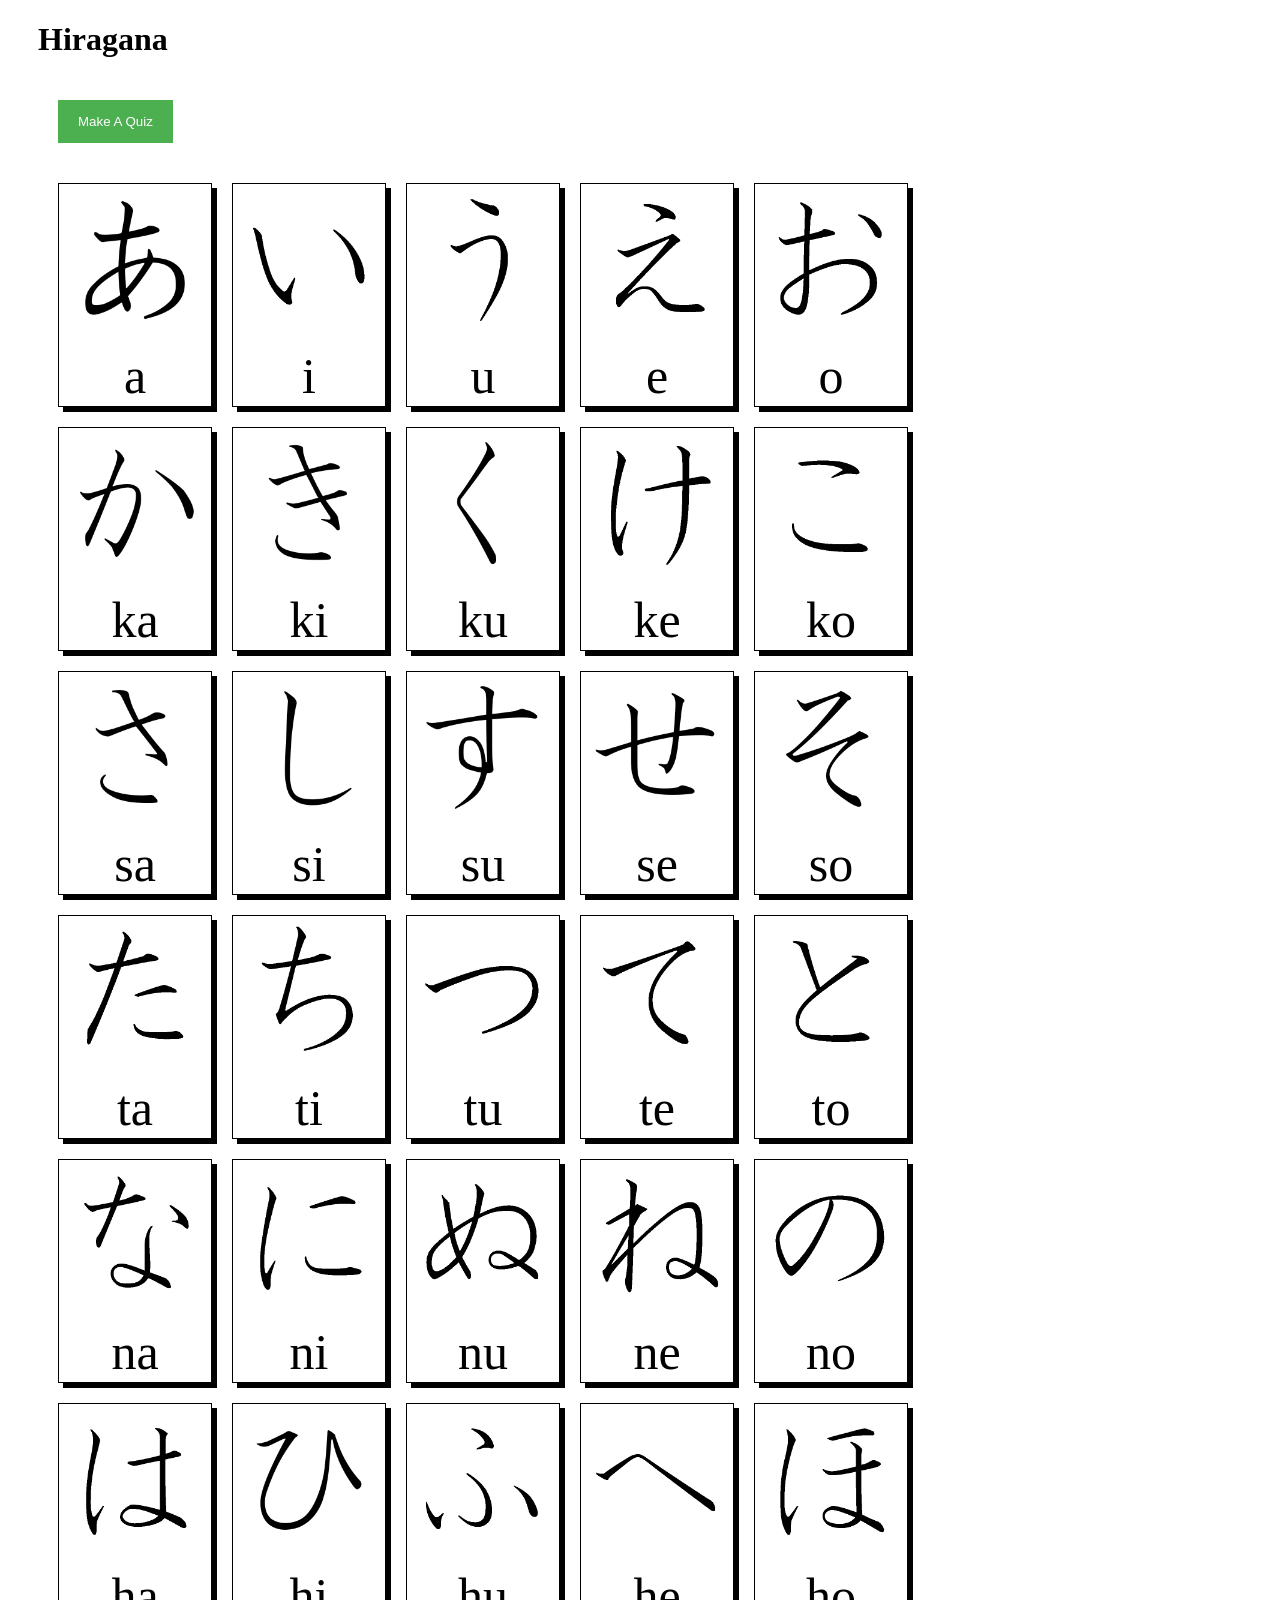
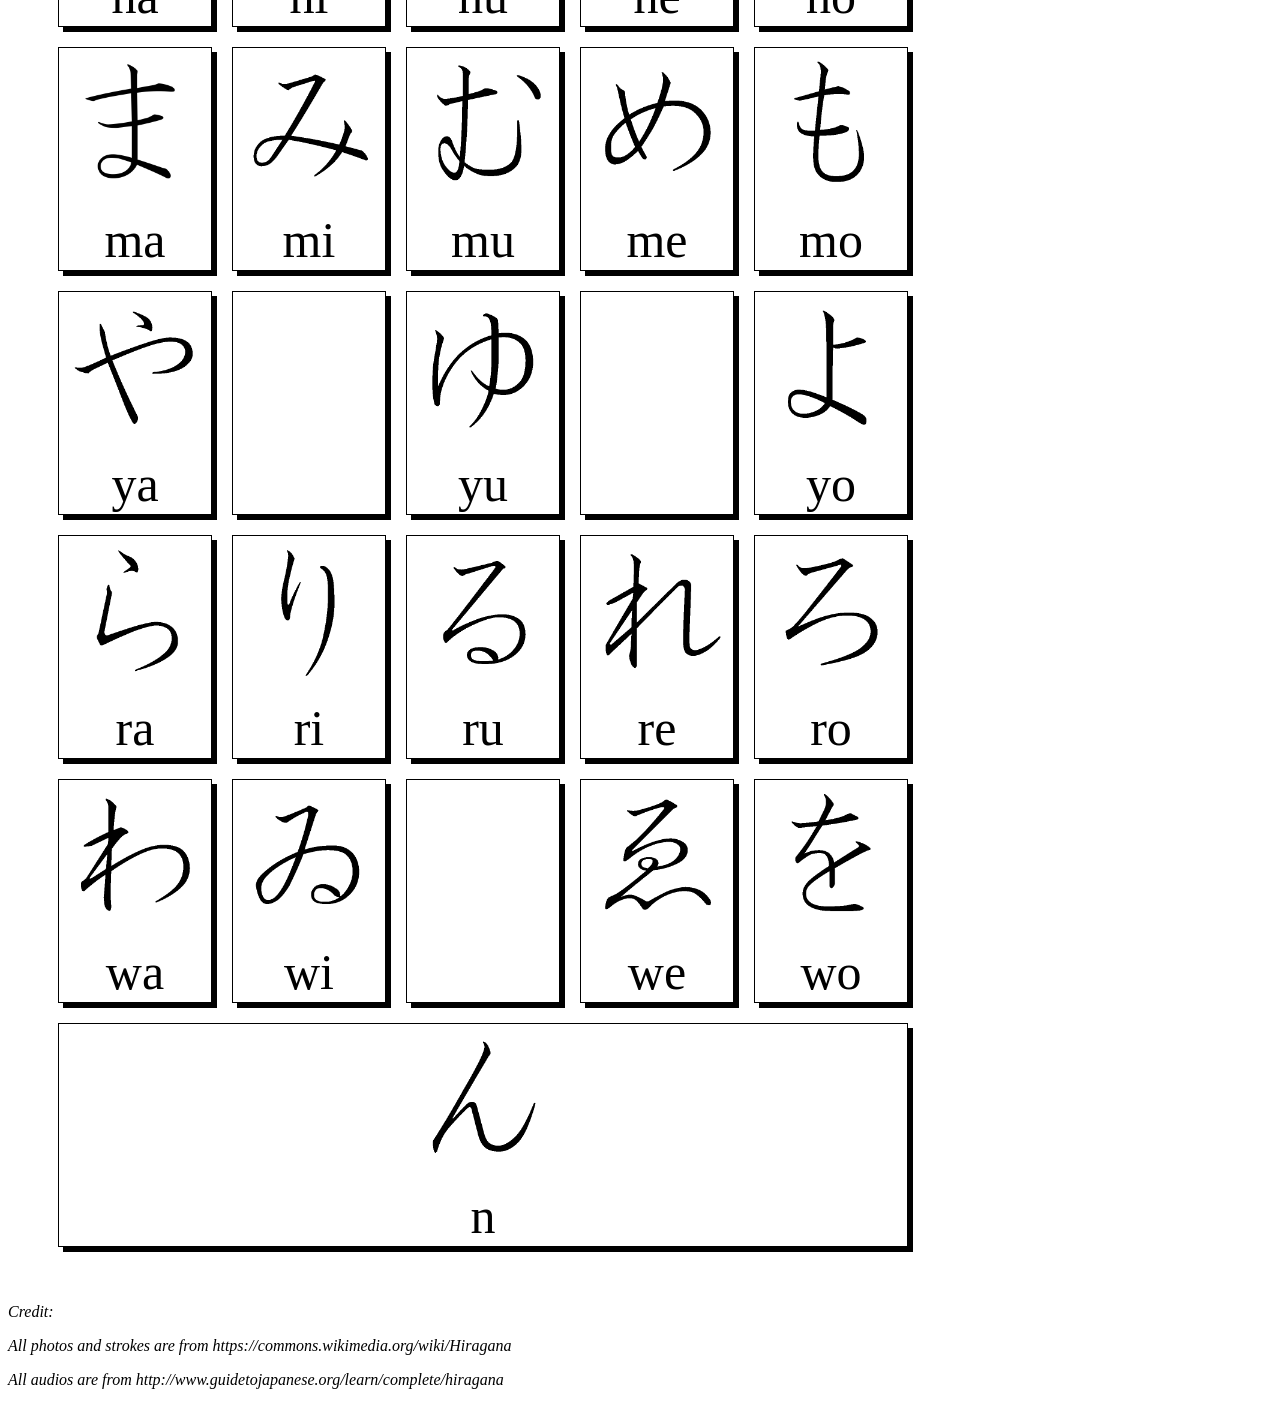
<file: learning Japanese website/front-end/index.html>
<!DOCTYPE html>
<html>
<head>
    <meta content="text/html;charset=utf-8" http-equiv="Content-Type">
    <meta content="utf-8" http-equiv="encoding">
    <title>Hiragana</title>
    <link rel="stylesheet" type="text/css" href="style.css">
    <script src="https://ajax.googleapis.com/ajax/libs/jquery/3.3.1/jquery.min.js"></script>
    <script src="index_functions.js"></script>
</head>

<body>

    <div id='body'>
    <h1>Hiragana</h1>
    <h2 id="quiz-message"></h2>

    <div id='submit-form'></div>

    <audio id="audio" src="images/sounds/a.mp3">
    </audio>

    <button id='change-mode-btn' onclick="change_mode()">Make A Quiz</button>
    <button id='done-selecting-btn' onclick="create_quiz()">Done selecting</button>

    <form id='hiragana_form' method='post' action='create_quiz.php'>
    <table cellspacing="20">
        <tr>
            <td id="a" class='char'>
                <img class='char-img' src="images/static_images/a.png">
                <p class='char-romaji'>a</p>
            </td>
            <td id="i" class='char'>
                <img class='char-img' src="images/static_images/i.png">
                <p class='char-romaji'>i</p>
            </td>
            <td id="u" class='char'>
                <img class='char-img' src="images/static_images/u.png">
                <p class='char-romaji'>u</p>
            </td>
            <td id="e" class='char'>
                <img class='char-img' src="images/static_images/e.png">
                <p class='char-romaji'>e</p>
            </td>
            <td id="o" class='char'>
                <img class='char-img' src="images/static_images/o.png">
                <p class='char-romaji'>o</p>
            </td>
        </tr>

        <tr>
            <td id="ka" class='char'>
                <img class='char-img' src="images/static_images/ka.png">
                <p class='char-romaji'>ka</p>
            </td>
            <td id="ki" class='char'>
                <img class='char-img' src="images/static_images/ki.png">
                <p class='char-romaji'>ki</p>
            </td>
            <td id="ku" class='char'>
                <img class='char-img' src="images/static_images/ku.png">
                <p class='char-romaji'>ku</p>
            </td>
            <td id="ke" class='char'>
                <img class='char-img' src="images/static_images/ke.png">
                <p class='char-romaji'>ke</p>
            </td>
            <td id="ko" class='char'>
                <img class='char-img' src="images/static_images/ko.png">
                <p class='char-romaji'>ko</p>
            </td>
        </tr>

        <tr>
            <td id="sa" class='char'>
                <img class='char-img' src="images/static_images/sa.png">
                <p class='char-romaji'>sa</p>
            </td>
            <td id="si" class='char'>
                <img class='char-img' src="images/static_images/si.png">
                <p class='char-romaji'>si</p>
            </td>
            <td id="su" class='char'>
                <img class='char-img' src="images/static_images/su.png">
                <p class='char-romaji'>su</p>
            </td>
            <td id="se" class='char'>
                <img class='char-img' src="images/static_images/se.png">
                <p class='char-romaji'>se</p>
            </td>
            <td id="so" class='char'>
                <img class='char-img' src="images/static_images/so.png">
                <p class='char-romaji'>so</p>
            </td>
        </tr>

        <tr>
            <td id="ta" class='char'>
                <img class='char-img' src="images/static_images/ta.png">
                <p class='char-romaji'>ta</p>
            </td>
            <td id="ti" class='char'>
                <img class='char-img' src="images/static_images/ti.png">
                <p class='char-romaji'>ti</p>
            </td>
            <td id="tu" class='char'>
                <img class='char-img' src="images/static_images/tu.png">
                <p class='char-romaji'>tu</p>
            </td>
            <td id="te" class='char'>
                <img class='char-img' src="images/static_images/te.png">
                <p class='char-romaji'>te</p>
            </td>
            <td id="to" class='char'>
                <img class='char-img' src="images/static_images/to.png">
                <p class='char-romaji'>to</p>
            </td>
        </tr>
        
        <tr>
            <td id="na" class='char'>
                <img class='char-img' src="images/static_images/na.png">
                <p class='char-romaji'>na</p>
            </td>
            <td id="ni" class='char'>
                <img class='char-img' src="images/static_images/ni.png">
                <p class='char-romaji'>ni</p>
            </td>
            <td id="nu" class='char'>
                <img class='char-img' src="images/static_images/nu.png">
                <p class='char-romaji'>nu</p>
            </td>
            <td id="ne" class='char'>
                <img class='char-img' src="images/static_images/ne.png">
                <p class='char-romaji'>ne</p>
            </td>
            <td id="no" class='char'>
                <img class='char-img' src="images/static_images/no.png">
                <p class='char-romaji'>no</p>
            </td>
        </tr>

        <tr>
            <td id="ha" class='char'>
                <img class='char-img' src="images/static_images/ha.png">
                <p class='char-romaji'>ha</p>
            </td>
            <td id="hi" class='char'>
                <img class='char-img' src="images/static_images/hi.png">
                <p class='char-romaji'>hi</p>
            </td>
            <td id="hu" class='char'>
                <img class='char-img' src="images/static_images/hu.png">
                <p class='char-romaji'>hu</p>
            </td>
            <td id="he" class='char'>
                <img class='char-img' src="images/static_images/he.png">
                <p class='char-romaji'>he</p>
            </td>
            <td id="ho" class='char'>
                <img class='char-img' src="images/static_images/ho.png">
                <p class='char-romaji'>ho</p>
            </td>
        </tr>

        <tr>
            <td id="ma" class='char'>
                <img class='char-img' src="images/static_images/ma.png">
                <p class='char-romaji'>ma</p>
            </td>
            <td id="mi" class='char'>
                <img class='char-img' src="images/static_images/mi.png">
                <p class='char-romaji'>mi</p>
            </td>
            <td id="mu" class='char'>
                <img class='char-img' src="images/static_images/mu.png">
                <p class='char-romaji'>mu</p>
            </td>
            <td id="me" class='char'>
                <img class='char-img' src="images/static_images/me.png">
                <p class='char-romaji'>me</p>
            </td>
            <td id="mo" class='char'>
                <img class='char-img' src="images/static_images/mo.png">
                <p class='char-romaji'>mo</p>
            </td>
        </tr>

        <tr>
            <td id="ya" class='char'>
                <img class='char-img' src="images/static_images/ya.png">
                <p class='char-romaji'>ya</p>
            </td>
            <td id="wh" class='char'>
                <img class='char-img' src="images/static_images/white.jpg">
                <p class='char-romaji'></p>
            </td>
            <td id="yu" class='char'>
                <img class='char-img' src="images/static_images/yu.png">
                <p class='char-romaji'>yu</p>
            </td>
            <td id="wh" class='char'>
                <img class='char-img' src="images/static_images/white.jpg">
                <p class='char-romaji'></p>
            </td>
            <td id="yo" class='char'>
                <img class='char-img' src="images/static_images/yo.png">
                <p class='char-romaji'>yo</p>
            </td>
        </tr>

        <tr>
            <td id="ra" class='char'>
                <img class='char-img' src="images/static_images/ra.png">
                <p class='char-romaji'>ra</p>
            </td>
            <td id="ri" class='char'>
                <img class='char-img' src="images/static_images/ri.png">
                <p class='char-romaji'>ri</p>
            </td>
            <td id="ru" class='char'>
                <img class='char-img' src="images/static_images/ru.png">
                <p class='char-romaji'>ru</p>
            </td>
            <td id="re" class='char'>
                <img class='char-img' src="images/static_images/re.png">
                <p class='char-romaji'>re</p>
            </td>
            <td id="ro" class='char'>
                <img class='char-img' src="images/static_images/ro.png">
                <p class='char-romaji'>ro</p>
            </td>
        </tr>

        <tr>
            <td id="wa" class='char'>
                <img class='char-img' src="images/static_images/wa.png">
                <p class='char-romaji'>wa</p>
            </td>
            <td id="wi" class='char'>
                <img class='char-img' src="images/static_images/wi.png">
                <p class='char-romaji'>wi</p>
            </td>
            <td id="wh" class='char'>
                <img class='char-img' src="images/static_images/white.jpg">
                <p class='char-romaji'></p>
            </td>
            <td id="we" class='char'>
                <img class='char-img' src="images/static_images/we.png">
                <p class='char-romaji'>we</p>
            </td>
            <td id="wo" class='char'>
                <img class='char-img' src="images/static_images/wo.png">
                <p class='char-romaji'>wo</p>
            </td>
        </tr>
            <td id="n" class='char' colspan="5">
                <img class='char-img' src="images/static_images/n.png">
                <p class='char-romaji'>n</p>
            </td>
        <tr>

        </tr>

    </table>
    </form>

</div>

<div id="credit">
    <p>Credit:</p>
    <p>All photos and strokes are from https://commons.wikimedia.org/wiki/Hiragana</p>
    <p>All audios are from http://www.guidetojapanese.org/learn/complete/hiragana</p>
</div>
    
</body>
</html>
</file>
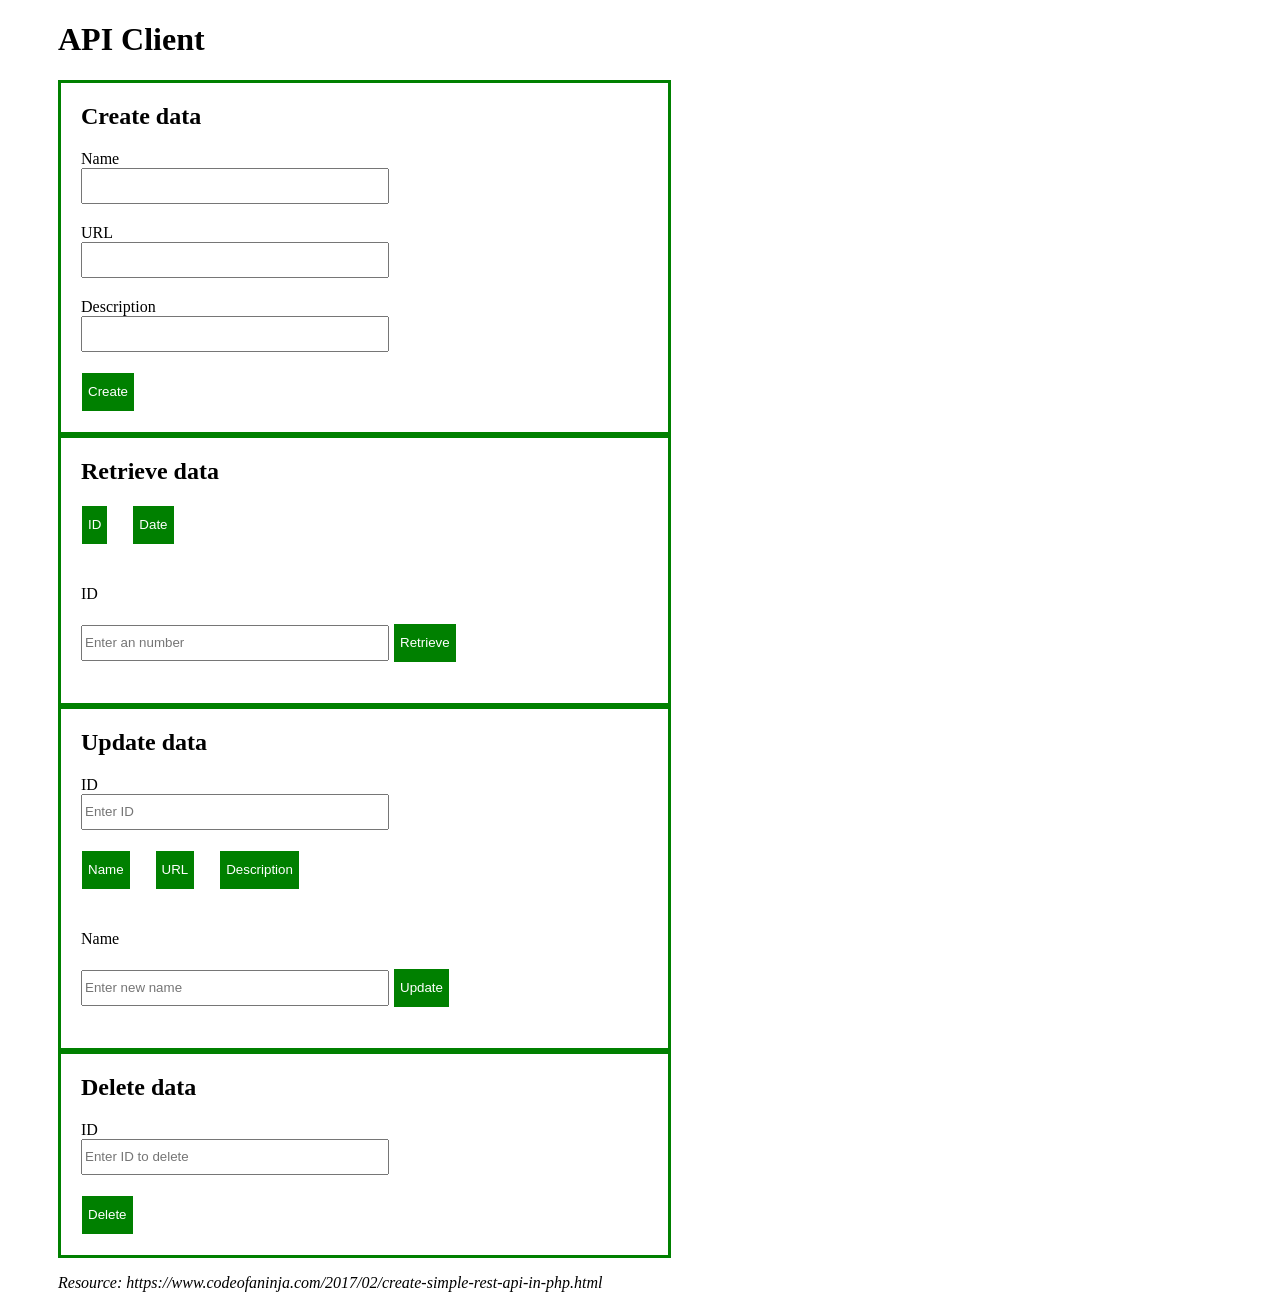
<file: RESTful API CRUD/client/index.html>
<!DOCTYPE html>
<html>
<head>
    <meta charset='utf-8'>
    <meta http-equiv='X-UA-Compatible' content='IE=edge'>
    <title>API Client Web</title>
    <meta name='viewport' content='width=device-width, initial-scale=1'>
    <link rel='stylesheet' type='text/css' media='screen' href='main.css'>
    <script type = "text/javascript" 
         src = "https://ajax.googleapis.com/ajax/libs/jquery/2.1.3/jquery.min.js">
    </script>
    <script src='main.js'></script>

</head>
<body>
    <div id='demo'></div>

    <div id='main'>
        <h1>API Client</h1>

        <div id='create' class='crud-part'>
            <h2>Create data</h2>
            <div id='create-message' class='message'></div>

            <div class='input-element'>
                <label>Name</label><br>
                <input name='create-name' required>
            </div>

            <div class='input-element'>
                <label>URL</label><br>
                <input name='create-url' required>
            </div>

            <div class='input-element'>
                <label>Description</label><br>
                <input name='create-desc' required>
            </div>

            <button id='create-btn'>Create</button>
        </div>

        <div id='retrieve' class='crud-part'>
            <h2>Retrieve data</h2>

            <button id='show-retrieve-id-btn'>ID</button>
            <button id='show-retrieve-date-btn'>Date</button>
            
            <div id='retrieve-date' class='input-element'>
                <label>Date</label><br>
                <input type=text name='retrieve-date' placeholder='yyyy-mm-dd'>
                <button id='retrieve-date-btn'>Retrieve</button>
            </div>

            <div id='retrieve-id' class='input-element'>
                <label>ID</label><br>
                <input type=text name='retrieve-id' placeholder='Enter an number'>
                <button id='retrieve-id-btn'>Retrieve</button>
            </div>

            <div id='retrieve-message' class='message'></div>
        </div>

        <div id='update' class='crud-part'>
            <h2>Update data</h2>
            <div id='update-message' class='message'></div>

            <div class='input-element'>
                <label>ID</label><br>
                <input name='update-id' placeholder='Enter ID' required>
            </div>

            <button id='show-update-name-btn'>Name</button>
            <button id='show-update-url-btn'>URL</button>
            <button id='show-update-desc-btn'>Description</button>

            <div id='update-name' class='input-element'>
                <label>Name</label><br>
                <input name='update-name' placeholder='Enter new name'>
                <button id='update-name-btn'>Update</button>
            </div>

            <div id='update-url' class='input-element'>
                <label>URL</label><br>
                <input type=text name='update-url' placeholder='Enter new URL'>
                <button id='update-url-btn'>Update</button>
            </div>

            <div id='update-desc' class='input-element'>
                <label>Description</label><br>
                <input type=text name='update-desc' placeholder='Enter new description'>
                <button id='update-desc-btn'>Update</button>
            </div>
        </div>

        <div id='update' class='crud-part'>
            <h2>Delete data</h2>
            <div id='delete-message' class='message'></div>

            <div class='input-element'>
                <label>ID</label><br>
                <input name='delete-id' placeholder='Enter ID to delete' required>
            </div>
            <button id='delete-btn'>Delete</button>
        </div>

        <div id='resource'>
            <p>Resource: https://www.codeofaninja.com/2017/02/create-simple-rest-api-in-php.html</p>
        </div>

    </div>

</body>
</html>
</file>
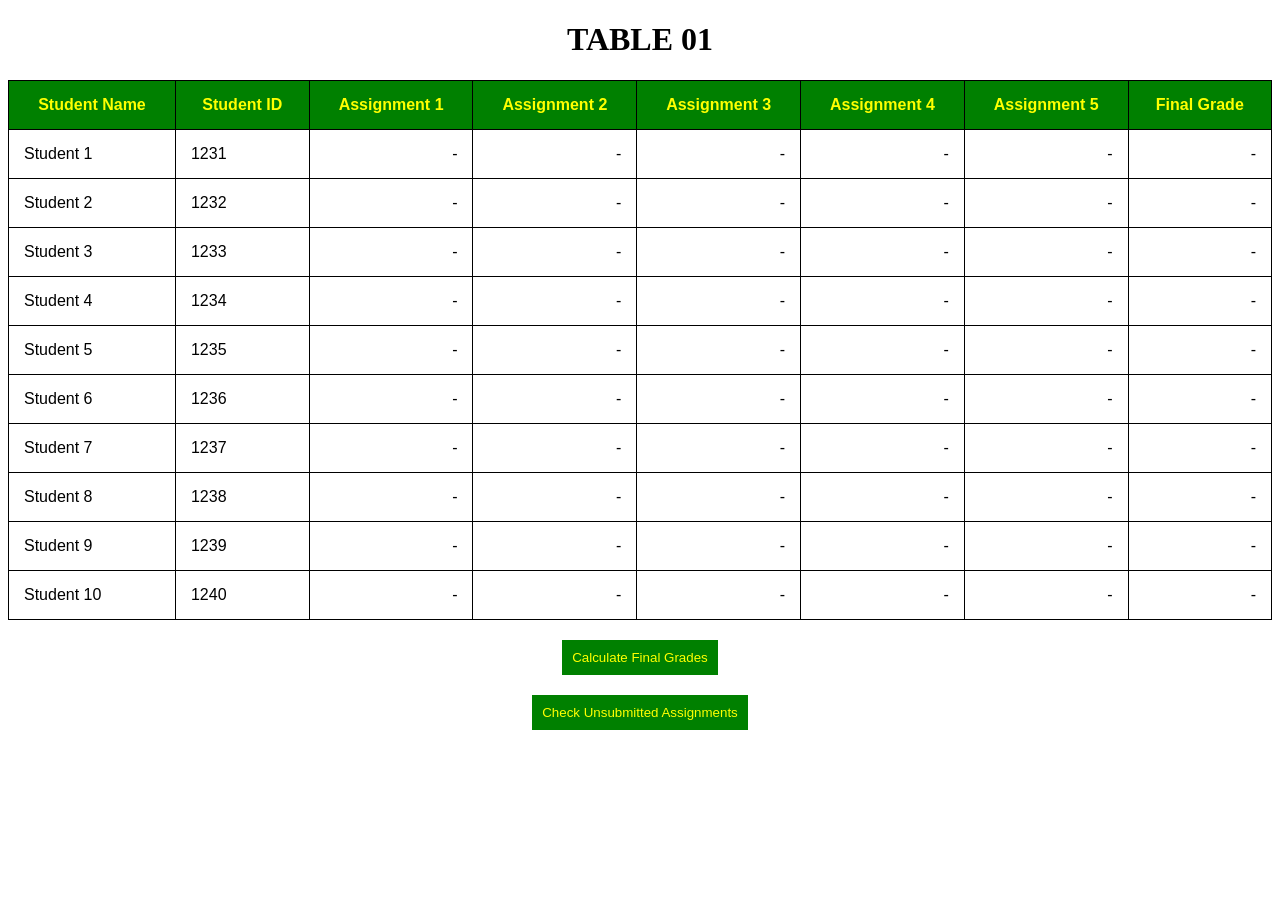
<file: 01 JS table/table_01.html>
<!DOCTYPE html>
<html>

    <head>
		<link rel="stylesheet" type="text/css" href="table_01.css">
		<script src="table_01.js"></script>
    </head>

    <body>

        <h1>TABLE 01</h1>

        <table id="table">

            <tr>
                <th class="center-align" contenteditable="false">Student Name</th>
                <th class="center-align" contenteditable="false">Student ID</th>
                <th class="center-align" contenteditable="false">Assignment 1</th>
                <th class="center-align" contenteditable="false">Assignment 2</th>
                <th class="center-align" contenteditable="false">Assignment 3</th>
                <th class="center-align" contenteditable="false">Assignment 4</th>
                <th class="center-align" contenteditable="false">Assignment 5</th>
                <th class="center-align" contenteditable="false">Final Grade</th>
            </tr>

            <tr>
                <td class="left-align" contenteditable="false">Student 1</td>
                <td class="left-align" contenteditable="false">1231</td>
                <td class="right-align" contenteditable="true">-</td>
                <td class="right-align" contenteditable="true">-</td>
                <td class="right-align" contenteditable="true">-</td>
                <td class="right-align" contenteditable="true">-</td>
                <td class="right-align" contenteditable="true">-</td>
                <td class="right-align" contenteditable="false">-</td>
            </tr>

            <tr>
                <td class="left-align" contenteditable="false">Student 2</td>
                <td class="left-align" contenteditable="false">1232</td>
                <td class="right-align" contenteditable="true">-</td>
                <td class="right-align" contenteditable="true">-</td>
                <td class="right-align" contenteditable="true">-</td>
                <td class="right-align" contenteditable="true">-</td>
                <td class="right-align" contenteditable="true">-</td>
                <td class="right-align" contenteditable="false">-</td>
            </tr>

            <tr>
                <td class="left-align" contenteditable="false">Student 3</td>
                <td class="left-align" contenteditable="false">1233</td>
                <td class="right-align" contenteditable="true">-</td>
                <td class="right-align" contenteditable="true">-</td>
                <td class="right-align" contenteditable="true">-</td>
                <td class="right-align" contenteditable="true">-</td>
                <td class="right-align" contenteditable="true">-</td>
                <td class="right-align" contenteditable="false">-</td>
            </tr>

            <tr>
                <td class="left-align" contenteditable="false">Student 4</td>
                <td class="left-align" contenteditable="false">1234</td>
                <td class="right-align" contenteditable="true">-</td>
                <td class="right-align" contenteditable="true">-</td>
                <td class="right-align" contenteditable="true">-</td>
                <td class="right-align" contenteditable="true">-</td>
                <td class="right-align" contenteditable="true">-</td>
                <td class="right-align" contenteditable="false">-</td>
            </tr>

            <tr>
                <td class="left-align" contenteditable="false">Student 5</td>
                <td class="left-align" contenteditable="false">1235</td>
                <td class="right-align" contenteditable="true">-</td>
                <td class="right-align" contenteditable="true">-</td>
                <td class="right-align" contenteditable="true">-</td>
                <td class="right-align" contenteditable="true">-</td>
                <td class="right-align" contenteditable="true">-</td>
                <td class="right-align" contenteditable="false">-</td>
            </tr>

            <tr>
                <td class="left-align" contenteditable="false">Student 6</td>
                <td class="left-align" contenteditable="false">1236</td>
                <td class="right-align" contenteditable="true">-</td>
                <td class="right-align" contenteditable="true">-</td>
                <td class="right-align" contenteditable="true">-</td>
                <td class="right-align" contenteditable="true">-</td>
                <td class="right-align" contenteditable="true">-</td>
                <td class="right-align" contenteditable="false">-</td>
            </tr>

            <tr>
                <td class="left-align" contenteditable="false">Student 7</td>
                <td class="left-align" contenteditable="false">1237</td>
                <td class="right-align" contenteditable="true">-</td>
                <td class="right-align" contenteditable="true">-</td>
                <td class="right-align" contenteditable="true">-</td>
                <td class="right-align" contenteditable="true">-</td>
                <td class="right-align" contenteditable="true">-</td>
                <td class="right-align" contenteditable="false">-</td>
            </tr>

            <tr>
                <td class="left-align" contenteditable="false">Student 8</td>
                <td class="left-align" contenteditable="false">1238</td>
                <td class="right-align" contenteditable="true">-</td>
                <td class="right-align" contenteditable="true">-</td>
                <td class="right-align" contenteditable="true">-</td>
                <td class="right-align" contenteditable="true">-</td>
                <td class="right-align" contenteditable="true">-</td>
                <td class="right-align" contenteditable="false">-</td>
            </tr>

            <tr>
                <td class="left-align" contenteditable="false">Student 9</td>
                <td class="left-align" contenteditable="false">1239</td>
                <td class="right-align" contenteditable="true">-</td>
                <td class="right-align" contenteditable="true">-</td>
                <td class="right-align" contenteditable="true">-</td>
                <td class="right-align" contenteditable="true">-</td>
                <td class="right-align" contenteditable="true">-</td>
                <td class="right-align" contenteditable="false">-</td>
            </tr>

            <tr>
                <td class="left-align" contenteditable="false">Student 10</td>
                <td class="left-align" contenteditable="false">1240</td>
                <td class="right-align" contenteditable="true">-</td>
                <td class="right-align" contenteditable="true">-</td>
                <td class="right-align" contenteditable="true">-</td>
                <td class="right-align" contenteditable="true">-</td>
                <td class="right-align" contenteditable="true">-</td>
                <td class="right-align" contenteditable="false">-</td>
            </tr>

        </table>

        <button onclick="finalGrade()" type="button">Calculate Final Grades</button>

        <!-- //extra credit: number 2 -->
        <button onclick="unSubmittedAssignment()">Check Unsubmitted Assignments</button>
        <p id="unsubmittedReport"></p>
    </body>

</html>
</file>
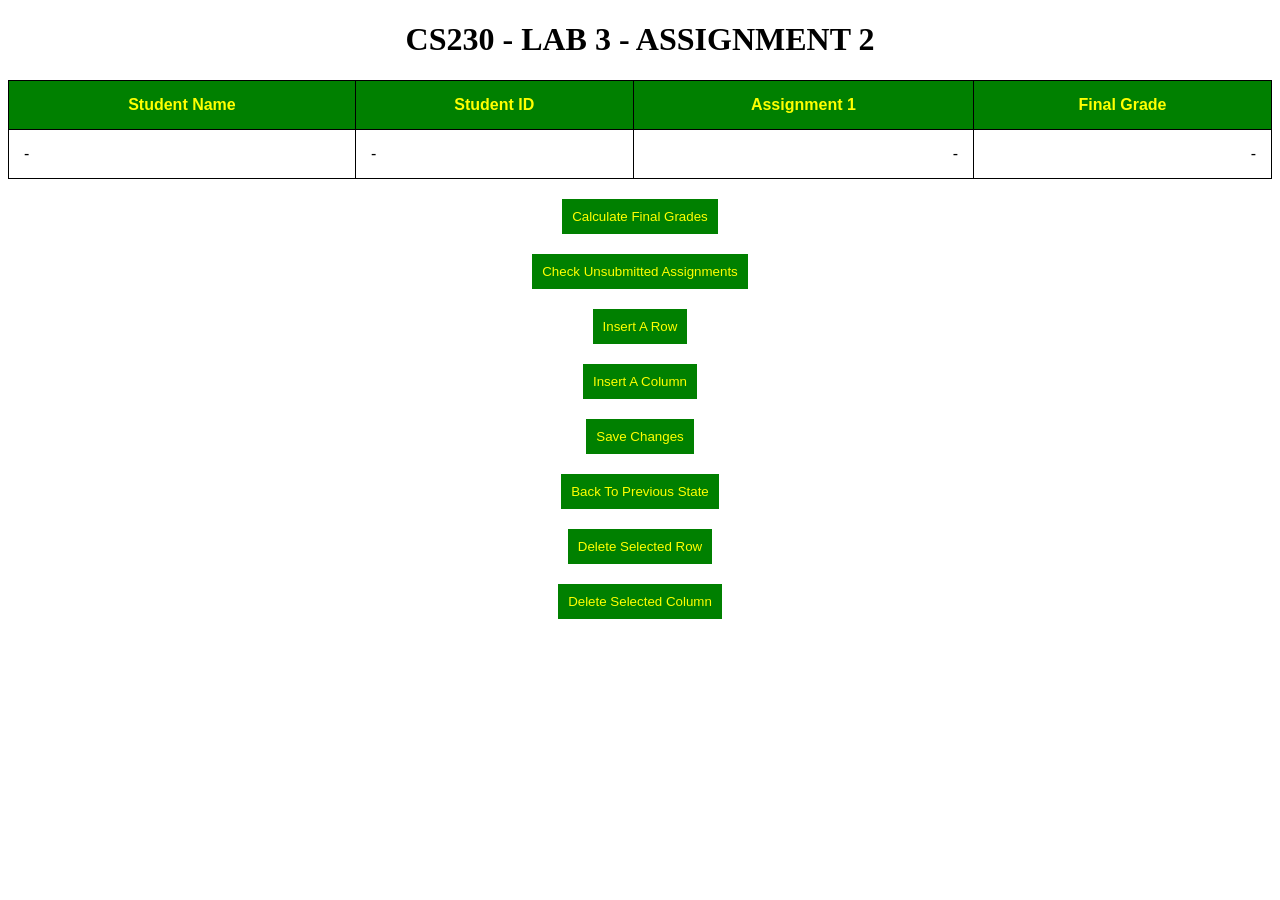
<file: 02 JS table/table_02.html>
<!DOCTYPE html>
<html>

    <head>
		<link rel="stylesheet" type="text/css" href="table_02.css">
		<script src="table_02.js"></script>
    </head>

    <body>

        <h1>CS230 - LAB 3 - ASSIGNMENT 2</h1>

        <table id="table">

            <tr>
                <th class="center-align" contenteditable="false" onclick="selectTheColumn(0)">Student Name</th>
                <th class="center-align" contenteditable="false" onclick="selectTheColumn(1)">Student ID</th>
                <th class="center-align" contenteditable="false" onclick="selectTheColumn(2)">Assignment 1</th>
                <th class="center-align" contenteditable="false">Final Grade</th>
            </tr>

            <tr onclick="selectTheRow(this)">
                <td class="left-align" contenteditable="true">-</td>
                <td class="left-align" contenteditable="true">-</td>
                <td class="right-align" contenteditable="true" onkeyup="finalGrade()">-</td>
                <td class="right-align" contenteditable="false">-</td>
            </tr>



        </table>

        <button onclick="finalGrade()">Calculate Final Grades</button>

        <!-- //extra credit: number 2 -->
        <button onclick="unSubmittedAssignment()">Check Unsubmitted Assignments</button>
        <p id="unsubmittedReport"></p>

        <!-- Assignment 2 LAB 4 -->
        <button onclick="insertARow()">Insert A Row</button>
        <button onclick="insertAColumn()">Insert A Column</button>

        <button onclick="saveChanges()">Save Changes</button>
        <button onclick="undoTable()">Back To Previous State</button>

        <!-- Extra credit -->
        <button onclick="deleteRow()">Delete Selected Row</button>
        <button onclick="deleteColumn()">Delete Selected Column</button>
    </body>

</html>
</file>
<file: learning Japanese website/front-end/style.css>
#body {
    margin: auto 30px;
}

.char-img {
    width: 150px;
}

.char-romaji {
    margin: 0;
}

.char {
    text-align: center;
    border: 1px solid;
    box-shadow: 5px 5px;
    margin-left: 20px;
    margin-right: 20px;
    font-size: 50px;
}

#sound {
    display: none;
}

.kana-image {
    width: 40px;   
    border: 3px solid black;
    margin-left: 10px; 
    margin-top: 10px; 
}

#create-quiz-btn {
    display: none;
}

#quiz-message {
    border: 2px green solid;
    padding: 20px;
    text-align: center;
    display: none;
}

#done-selecting-btn {
    display: none;
}

.question-title {
    font-weight: 700;
    font-size: 30px;
}

#hiragana-quiz {
    color: white;
    font-size: 40px;
    background: green;
    text-align: center;
    margin: auto;
    padding: 20px 10px;
}

#result, #after-form {
    font-size: 30px;
    border: 5px solid#4CAF50;
    text-align: left;
    margin: 30px;
    padding: 20px 10px;
    display: none;
}

#change-mode-btn, #done-selecting-btn, .btn {
    background-color: #4CAF50;
    color: white;
    padding: 14px 20px;
    margin: 20px;
    border: none;
    cursor: pointer;    
}

#change-mode-btn:hover, #done-selecting-btn:hover, .btn:hover {
    opacity: 0.8;
}

.question {
    margin: 40px;
}

.answer {
    margin: 10px;
}

#login-form, #new-user-form {
    display: none;
    margin: 50px;
    border: 5px solid #4CAF50;
    padding: 20px;
    width: 30%;
}

.cancel-btn {
    background: red;
}

.form-input {
    margin: 10px;
}

#credit {
    font-style: italic;
}
</file>
<file: RESTful API CRUD/client/main.css>
#main {
    margin-left: 50px;
}

.input-element {
    margin: 20px;
}

.crud-part {
    border: solid 3px green;
    width: 50%;
}

h2 {
    margin: 20px;
}

button {
    margin-left: 20px;
    margin-bottom: 20px;
    color: white;
    background: green;
    border: solid 1px white;
    height: 40px;
}

input {
    height: 30px;
    width: 300px;
}

#retrieve-date-btn, #retrieve-id-btn, #update-name-btn, #update-url-btn, #update-desc-btn {
    margin-top: 20px;
    margin-left: 0px;
}

#retrieve-date, #update-url, #update-desc {
    display: none;
}

.message {
    margin: 20px;
}

#retrieve-table {
    font-family: "Trebuchet MS", Arial, Helvetica, sans-serif;
    border-collapse: collapse;
    width: 100%;
  }
  
#retrieve-table td, #retrieve-table th {
    border: 1px solid #ddd;
    padding: 8px;
}
  
#retrieve-table tr:nth-child(even){background-color: #f2f2f2;}
  
#retrieve-table tr:hover {background-color: #ddd;}

#retrieve-table th {
    padding-top: 12px;
    padding-bottom: 12px;
    text-align: left;
    background-color: #4CAF50;
    color: white;
}

#resource {
    font-style: italic;
}
</file>
<file: 01 JS table/table_01.css>
h1 {
    text-align: center;
}

.center-align {
    text-align: center;
}

.left-align {
    text-align: left;
}

.right-align {
    text-align: right;
}

table,
th,
td {
    border: 1px solid black;
    border-collapse: collapse;
}

table {
    width: 100%;
    font-family: sans-serif;
}

th,
td {
    padding: 15px;
}

th {
    background-color: green;
    color: yellow;
}

button {
    display: block;
    margin: 20px auto;
    background-color: green;
    border: none;
    padding: 10px;
    color: yellow;
}

#unsubmittedReport {
    border-left: 5px solid green;
    background-color: #7CFC00;
    padding: 30px;
    visibility: hidden;
    font-size: 20px;
    font-family: sans-serif;
}
</file>
<file: 02 JS table/table_02.css>
h1 {
    text-align: center;
}

.center-align {
    text-align: center;
}

.left-align {
    text-align: left;
}

.right-align {
    text-align: right;
}

table,
th,
td {
    border: 1px solid black;
    border-collapse: collapse;
}

table {
    width: 100%;
    font-family: sans-serif;
}

th,
td {
    padding: 15px;
}

th {
    background-color: green;
    color: yellow;
}

button {
    display: block;
    margin: 20px auto;
    background-color: green;
    border: none;
    padding: 10px;
    color: yellow;
}

#unsubmittedReport {
    border-left: 5px solid green;
    background-color: #7CFC00;
    padding: 30px;
    display: none;
    font-size: 20px;
    font-family: sans-serif;
}
</file>
